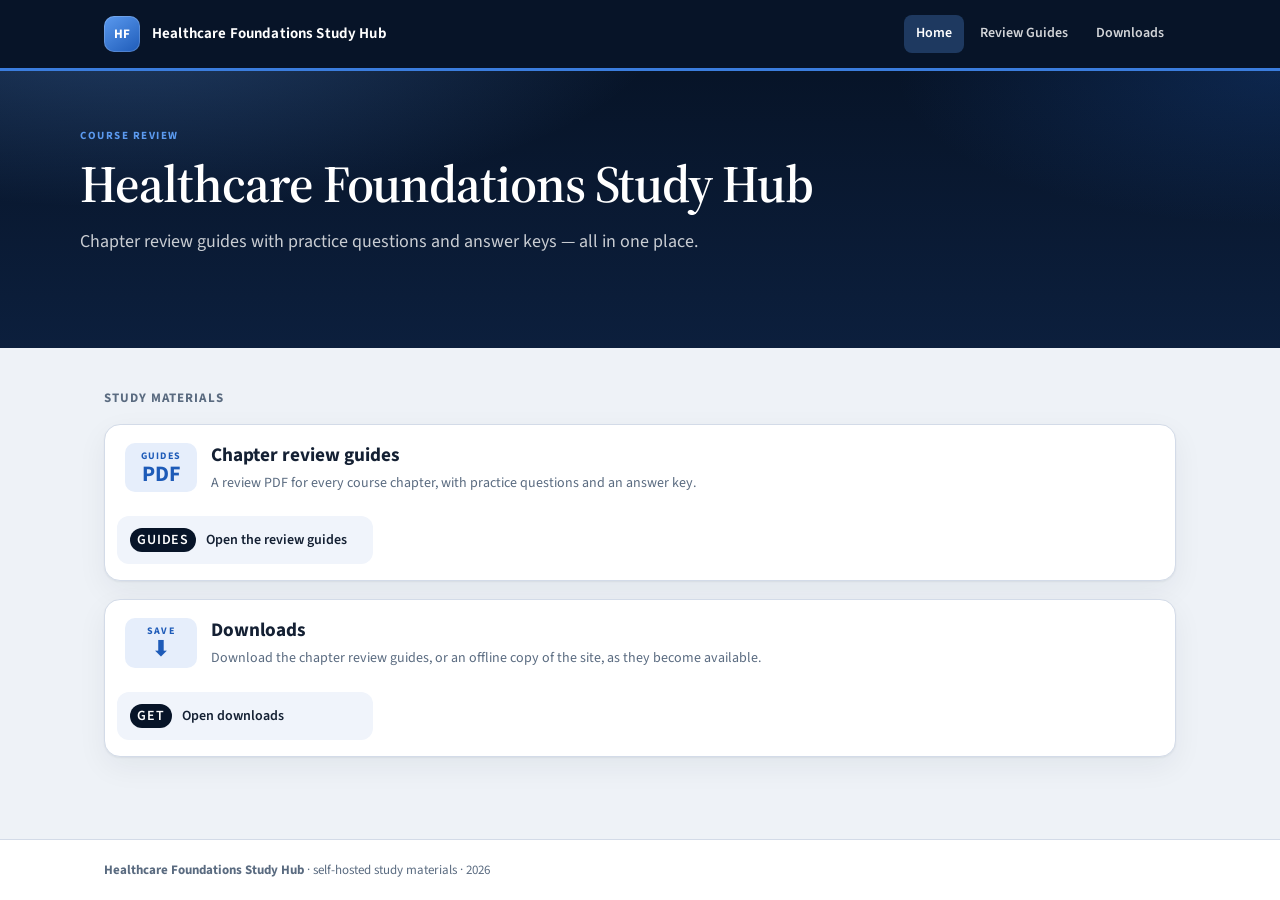
<file: index.html>
<!DOCTYPE html>
<html lang="en">
<head>
  <meta charset="utf-8">
  <meta name="viewport" content="width=device-width, initial-scale=1">
  <meta name="robots" content="noindex, nofollow, noarchive">
  <title>Home · Healthcare Foundations Study Hub</title>
  <meta name="description" content="Healthcare Foundations study hub: chapter review guides and downloads.">
  <link rel="icon" href="favicon.svg" type="image/svg+xml">
  <link rel="preconnect" href="https://fonts.googleapis.com">
  <link rel="preconnect" href="https://fonts.gstatic.com" crossorigin>
  <link href="https://fonts.googleapis.com/css2?family=Source+Sans+3:wght@400;500;600;700&family=Source+Serif+4:opsz,wght@8..60,500;8..60,600&display=swap" rel="stylesheet">
  <link rel="stylesheet" href="css/styles.css">
</head>
<body>
  <a class="skip-link" href="#main">Skip to content</a>
  <header class="site-header">
    <div class="header-inner">
      <a class="brand" href="index.html">
        <span class="brand-mark">HF</span>
        <span class="brand-text">
          <strong data-site-title>Healthcare Foundations Study Hub</strong>
          <span class="byline" data-owner hidden></span>
        </span>
      </a>
      <button class="nav-toggle" type="button" aria-expanded="false" aria-controls="site-nav">Menu</button>
      <nav class="nav" id="site-nav">
        <a href="index.html" data-nav="home">Home</a>
        <a href="review-guides/index.html" data-nav="guides">Review Guides</a>
        <a href="downloads/index.html" data-nav="downloads">Downloads</a>
      </nav>
    </div>
  </header>

  <section class="hero">
    <div class="hero-inner">
      <p class="eyebrow">Course review</p>
      <h1 data-site-title>Healthcare Foundations Study Hub</h1>
      <p class="lede">Chapter review guides with practice questions and answer keys — all in one place.</p>
    </div>
  </section>
  <main id="main" class="wrap">
    <p class="section-label">Study materials</p>
    <div class="week-list">

<article class="week-card" id="review-guides-card" data-search="review guides chapter review guide pdf answer key">
  <div class="week-top">
    <div class="week-badge"><small>Guides</small><strong>PDF</strong></div>
    <div>
      <h2>Chapter review guides</h2>
      <p>A review PDF for every course chapter, with practice questions and an answer key.</p>
    </div>
  </div>
  <ul class="resource-list"><li><a class="resource" href="review-guides/index.html"><span class="chip guide">Guides</span><span>Open the review guides</span></a></li></ul>
</article>

<article class="week-card" id="downloads-card" data-search="downloads download pdf offline zip">
  <div class="week-top">
    <div class="week-badge"><small>Save</small><strong>⬇</strong></div>
    <div>
      <h2>Downloads</h2>
      <p>Download the chapter review guides, or an offline copy of the site, as they become available.</p>
    </div>
  </div>
  <ul class="resource-list"><li><a class="resource" href="downloads/index.html"><span class="chip guide">Get</span><span>Open downloads</span></a></li></ul>
</article>

    </div>
  </main>

  <footer class="site-footer">
    <div class="footer-inner">
      <div><strong data-site-title>Healthcare Foundations Study Hub</strong> · self-hosted study materials · <span data-year></span></div>
      <div><span data-owner hidden></span></div>
    </div>
  </footer>
  <script src="js/config.js"></script>
  <script src="js/common.js"></script>
</body></html>
</file>
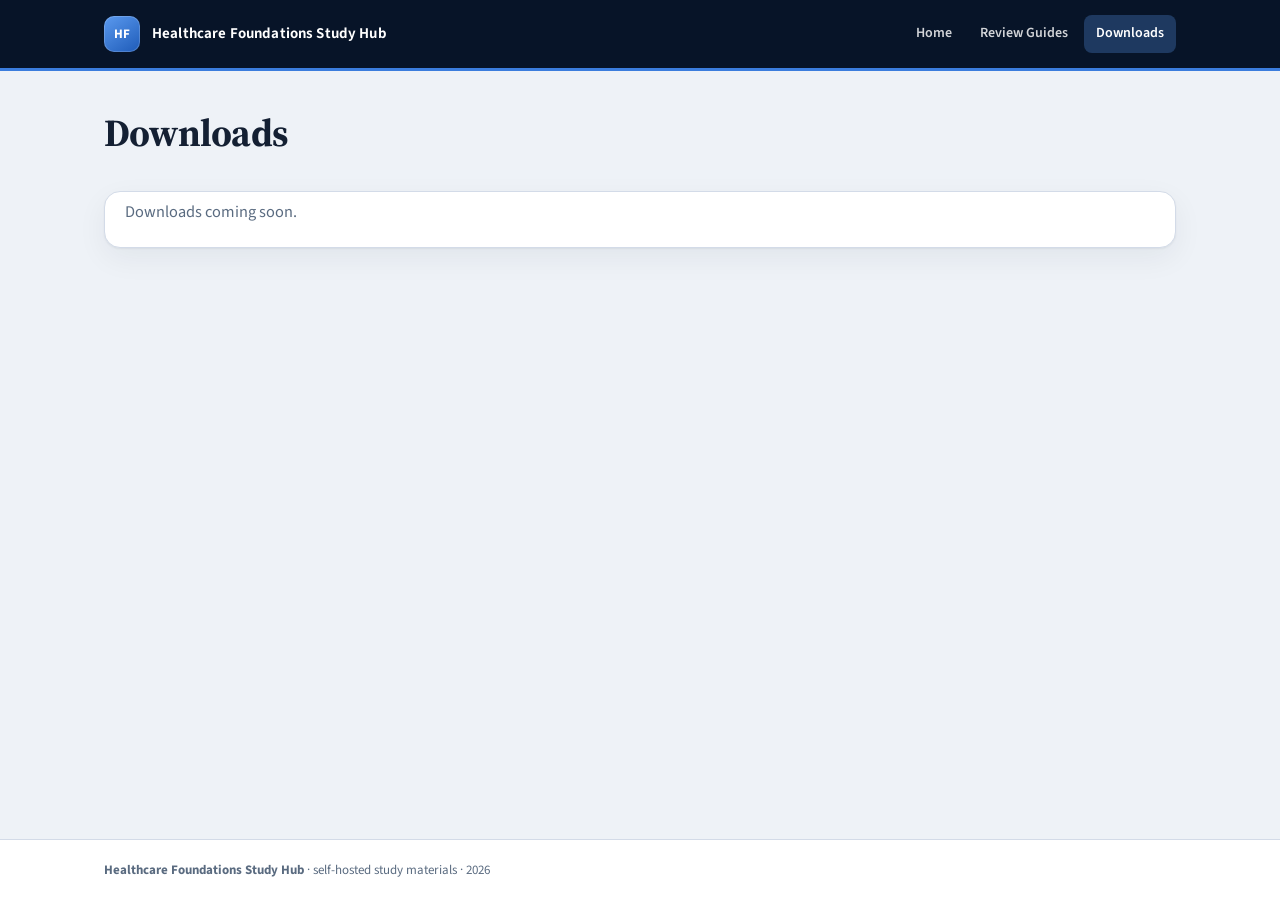
<file: downloads/index.html>
<!DOCTYPE html>
<html lang="en">
<head>
  <meta charset="utf-8">
  <meta name="viewport" content="width=device-width, initial-scale=1">
  <meta name="robots" content="noindex, nofollow, noarchive">
  <title>Downloads · Healthcare Foundations Study Hub</title>
  <meta name="description" content="Healthcare Foundations study hub: chapter review guides and downloads.">
  <link rel="icon" href="../favicon.svg" type="image/svg+xml">
  <link rel="preconnect" href="https://fonts.googleapis.com">
  <link rel="preconnect" href="https://fonts.gstatic.com" crossorigin>
  <link href="https://fonts.googleapis.com/css2?family=Source+Sans+3:wght@400;500;600;700&family=Source+Serif+4:opsz,wght@8..60,500;8..60,600&display=swap" rel="stylesheet">
  <link rel="stylesheet" href="../css/styles.css">
</head>
<body>
  <a class="skip-link" href="#main">Skip to content</a>
  <header class="site-header">
    <div class="header-inner">
      <a class="brand" href="../index.html">
        <span class="brand-mark">HF</span>
        <span class="brand-text">
          <strong data-site-title>Healthcare Foundations Study Hub</strong>
          <span class="byline" data-owner hidden></span>
        </span>
      </a>
      <button class="nav-toggle" type="button" aria-expanded="false" aria-controls="site-nav">Menu</button>
      <nav class="nav" id="site-nav">
        <a href="../index.html" data-nav="home">Home</a>
        <a href="../review-guides/index.html" data-nav="guides">Review Guides</a>
        <a href="../downloads/index.html" data-nav="downloads">Downloads</a>
      </nav>
    </div>
  </header>

  <main id="main" class="wrap">
    <div class="page-head">
      <h1>Downloads</h1>
    </div>
    <div class="week-list">
      <article class="week-card">
        <p class="coming-soon">Downloads coming soon.</p>
      </article>
    </div>
  </main>

  <footer class="site-footer">
    <div class="footer-inner">
      <div><strong data-site-title>Healthcare Foundations Study Hub</strong> · self-hosted study materials · <span data-year></span></div>
      <div><span data-owner hidden></span></div>
    </div>
  </footer>
  <script src="../js/config.js"></script>
  <script src="../js/common.js"></script>
</body></html>
</file>
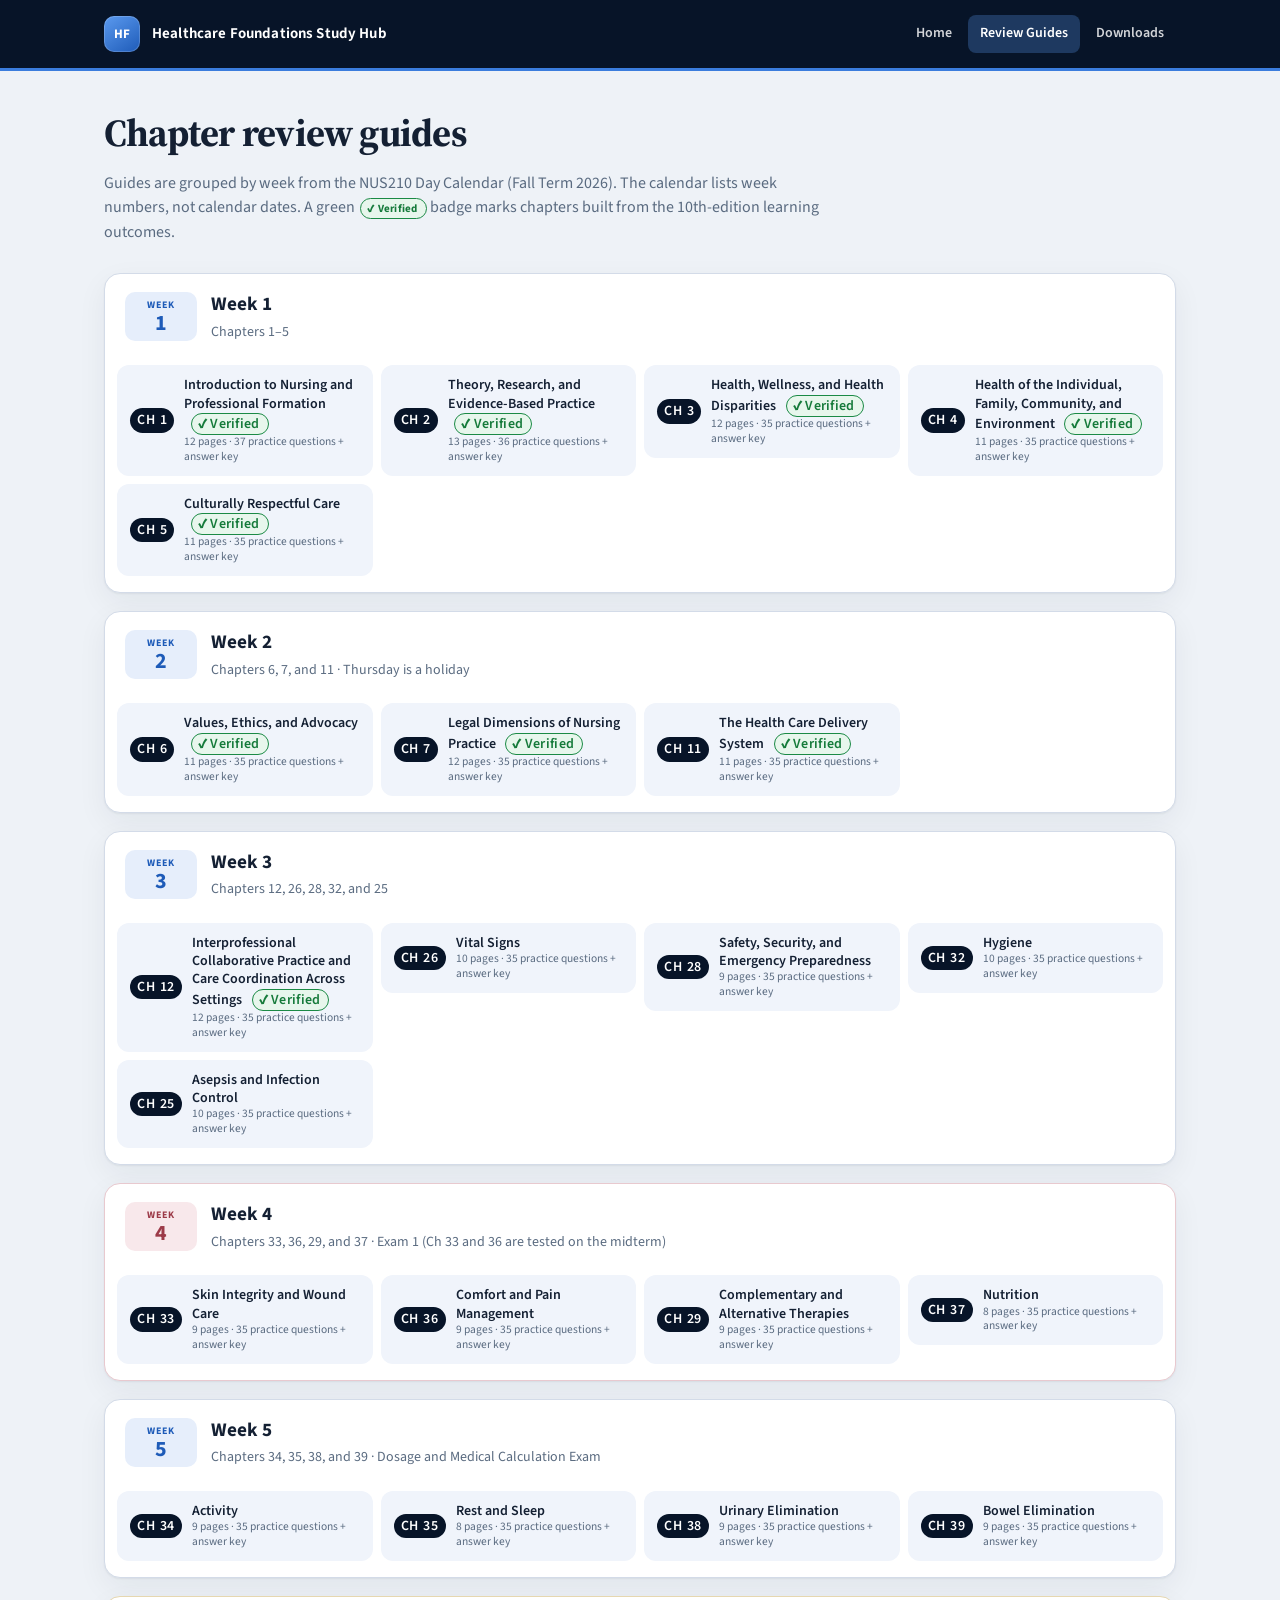
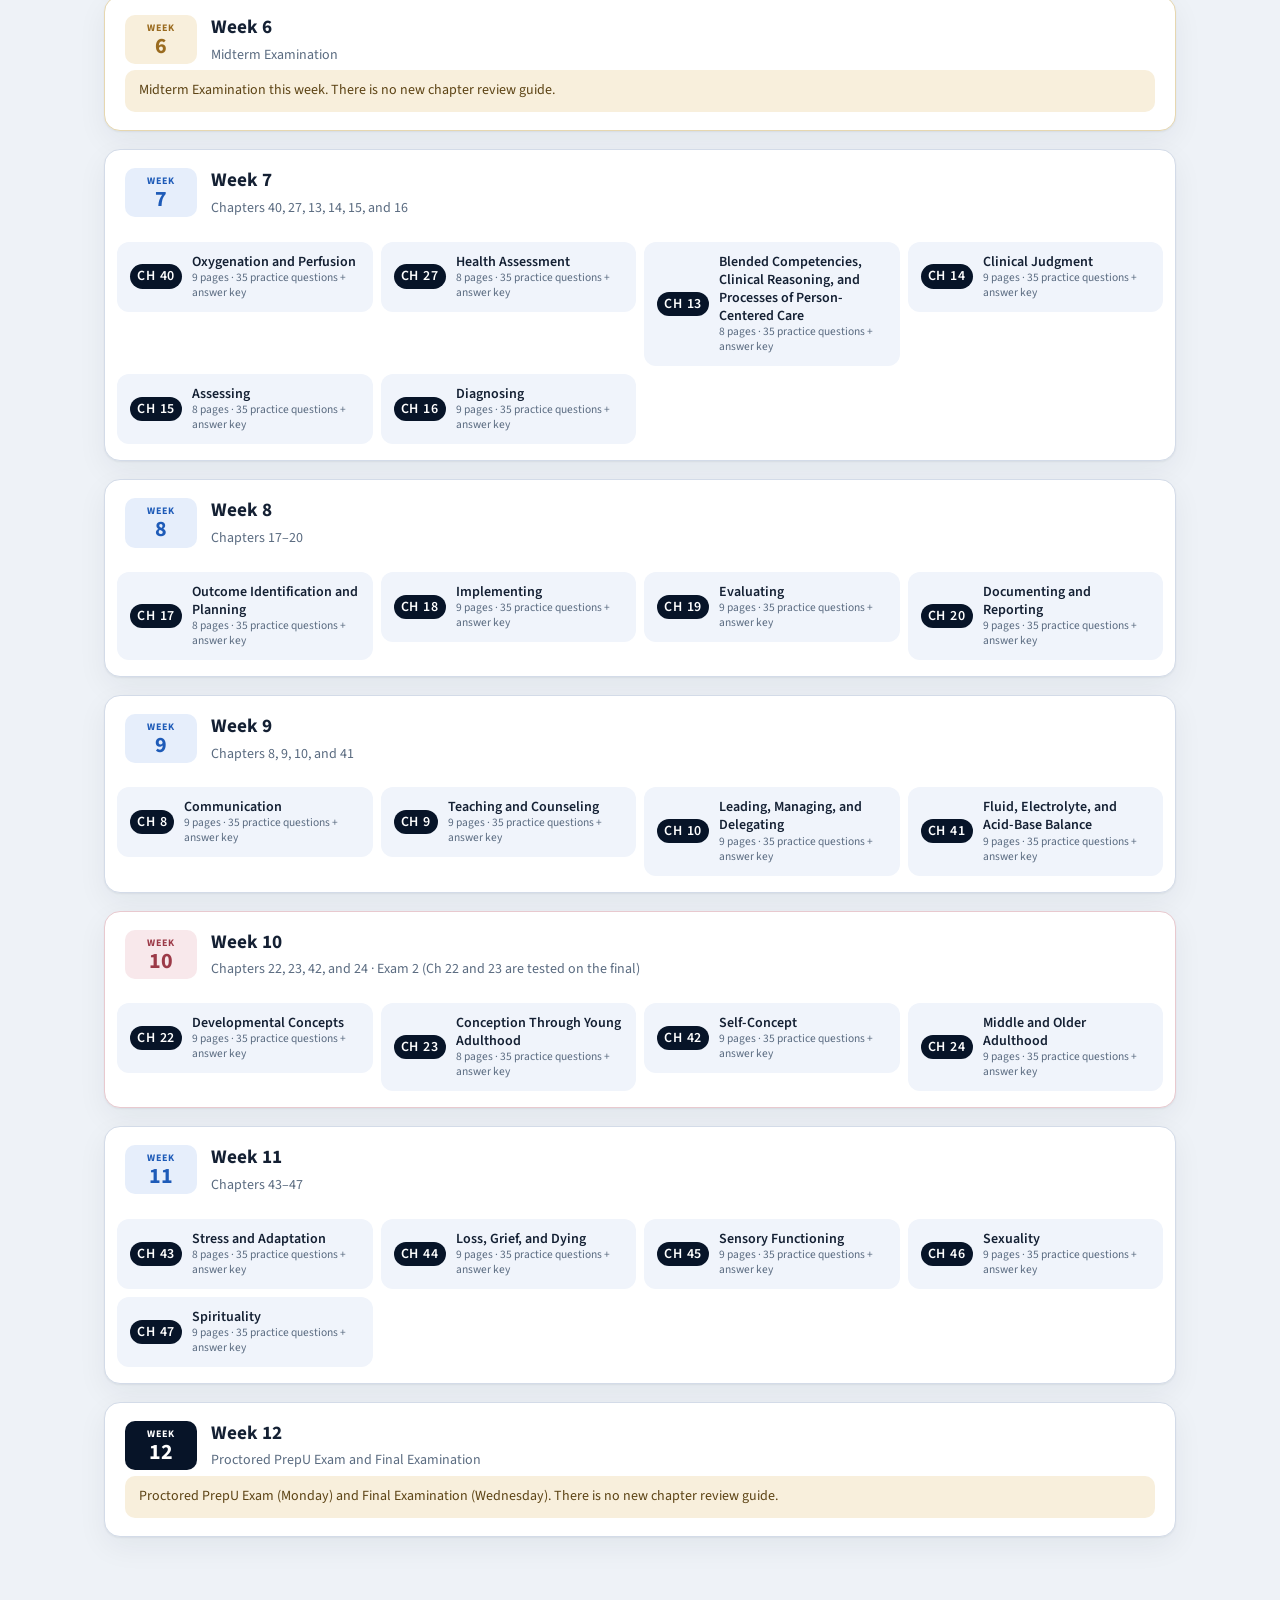
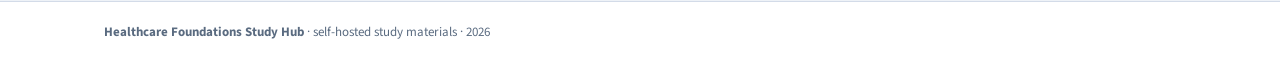
<file: review-guides/index.html>
<!DOCTYPE html>
<html lang="en">
<head>
  <meta charset="utf-8">
  <meta name="viewport" content="width=device-width, initial-scale=1">
  <meta name="robots" content="noindex, nofollow, noarchive">
  <title>Review Guides · Healthcare Foundations Study Hub</title>
  <meta name="description" content="Healthcare Foundations study hub: chapter review guides and downloads.">
  <link rel="icon" href="../favicon.svg" type="image/svg+xml">
  <link rel="preconnect" href="https://fonts.googleapis.com">
  <link rel="preconnect" href="https://fonts.gstatic.com" crossorigin>
  <link href="https://fonts.googleapis.com/css2?family=Source+Sans+3:wght@400;500;600;700&family=Source+Serif+4:opsz,wght@8..60,500;8..60,600&display=swap" rel="stylesheet">
  <link rel="stylesheet" href="../css/styles.css">
</head>
<body>
  <a class="skip-link" href="#main">Skip to content</a>
  <header class="site-header">
    <div class="header-inner">
      <a class="brand" href="../index.html">
        <span class="brand-mark">HF</span>
        <span class="brand-text">
          <strong data-site-title>Healthcare Foundations Study Hub</strong>
          <span class="byline" data-owner hidden></span>
        </span>
      </a>
      <button class="nav-toggle" type="button" aria-expanded="false" aria-controls="site-nav">Menu</button>
      <nav class="nav" id="site-nav">
        <a href="../index.html" data-nav="home">Home</a>
        <a href="../review-guides/index.html" data-nav="guides">Review Guides</a>
        <a href="../downloads/index.html" data-nav="downloads">Downloads</a>
      </nav>
    </div>
  </header>

  <main id="main" class="wrap">
    <div class="page-head">
      <h1>Chapter review guides</h1>
      <p>Guides are grouped by week from the NUS210 Day Calendar (Fall Term 2026). The calendar lists week numbers, not calendar dates. A green <span class="badge-verified">✔ Verified</span> badge marks chapters built from the 10th-edition learning outcomes.</p>
    </div>
    <div class="week-list">
<article class="week-card" data-search="week 1 ch 1 chapter 1 introduction to nursing and professional formation ch 2 chapter 2 theory, research, and evidence-based practice ch 3 chapter 3 health, wellness, and health disparities ch 4 chapter 4 health of the individual, family, community, and environment ch 5 chapter 5 culturally respectful care chapters 1–5">
  <div class="week-top">
    <div class="week-badge"><small>Week</small><strong>1</strong></div>
    <div>
      <h2>Week 1</h2>
      <p>Chapters 1–5</p>
    </div>
  </div>
  <ul class="resource-list"><li><a class="resource" href="../files/review-guides/HF_Ch01_Review_Guide.pdf" target="_blank" rel="noopener"><span class="chip guide">Ch 1</span><span>Introduction to Nursing and Professional Formation <span class="badge-verified" title="Built from the 10th-edition learning outcomes">✔ Verified</span><small class="guide-meta">12 pages · 37 practice questions + answer key</small></span></a></li><li><a class="resource" href="../files/review-guides/HF_Ch02_Review_Guide.pdf" target="_blank" rel="noopener"><span class="chip guide">Ch 2</span><span>Theory, Research, and Evidence-Based Practice <span class="badge-verified" title="Built from the 10th-edition learning outcomes">✔ Verified</span><small class="guide-meta">13 pages · 36 practice questions + answer key</small></span></a></li><li><a class="resource" href="../files/review-guides/HF_Ch03_Review_Guide.pdf" target="_blank" rel="noopener"><span class="chip guide">Ch 3</span><span>Health, Wellness, and Health Disparities <span class="badge-verified" title="Built from the 10th-edition learning outcomes">✔ Verified</span><small class="guide-meta">12 pages · 35 practice questions + answer key</small></span></a></li><li><a class="resource" href="../files/review-guides/HF_Ch04_Review_Guide.pdf" target="_blank" rel="noopener"><span class="chip guide">Ch 4</span><span>Health of the Individual, Family, Community, and Environment <span class="badge-verified" title="Built from the 10th-edition learning outcomes">✔ Verified</span><small class="guide-meta">11 pages · 35 practice questions + answer key</small></span></a></li><li><a class="resource" href="../files/review-guides/HF_Ch05_Review_Guide.pdf" target="_blank" rel="noopener"><span class="chip guide">Ch 5</span><span>Culturally Respectful Care <span class="badge-verified" title="Built from the 10th-edition learning outcomes">✔ Verified</span><small class="guide-meta">11 pages · 35 practice questions + answer key</small></span></a></li></ul>
</article>
<article class="week-card" data-search="week 2 ch 6 chapter 6 values, ethics, and advocacy ch 7 chapter 7 legal dimensions of nursing practice ch 11 chapter 11 the health care delivery system chapters 6, 7, and 11 · thursday is a holiday">
  <div class="week-top">
    <div class="week-badge"><small>Week</small><strong>2</strong></div>
    <div>
      <h2>Week 2</h2>
      <p>Chapters 6, 7, and 11 · Thursday is a holiday</p>
    </div>
  </div>
  <ul class="resource-list"><li><a class="resource" href="../files/review-guides/HF_Ch06_Review_Guide.pdf" target="_blank" rel="noopener"><span class="chip guide">Ch 6</span><span>Values, Ethics, and Advocacy <span class="badge-verified" title="Built from the 10th-edition learning outcomes">✔ Verified</span><small class="guide-meta">11 pages · 35 practice questions + answer key</small></span></a></li><li><a class="resource" href="../files/review-guides/HF_Ch07_Review_Guide.pdf" target="_blank" rel="noopener"><span class="chip guide">Ch 7</span><span>Legal Dimensions of Nursing Practice <span class="badge-verified" title="Built from the 10th-edition learning outcomes">✔ Verified</span><small class="guide-meta">12 pages · 35 practice questions + answer key</small></span></a></li><li><a class="resource" href="../files/review-guides/HF_Ch11_Review_Guide.pdf" target="_blank" rel="noopener"><span class="chip guide">Ch 11</span><span>The Health Care Delivery System <span class="badge-verified" title="Built from the 10th-edition learning outcomes">✔ Verified</span><small class="guide-meta">11 pages · 35 practice questions + answer key</small></span></a></li></ul>
</article>
<article class="week-card" data-search="week 3 ch 12 chapter 12 interprofessional collaborative practice and care coordination across settings ch 26 chapter 26 vital signs ch 28 chapter 28 safety, security, and emergency preparedness ch 32 chapter 32 hygiene ch 25 chapter 25 asepsis and infection control chapters 12, 26, 28, 32, and 25">
  <div class="week-top">
    <div class="week-badge"><small>Week</small><strong>3</strong></div>
    <div>
      <h2>Week 3</h2>
      <p>Chapters 12, 26, 28, 32, and 25</p>
    </div>
  </div>
  <ul class="resource-list"><li><a class="resource" href="../files/review-guides/HF_Ch12_Review_Guide.pdf" target="_blank" rel="noopener"><span class="chip guide">Ch 12</span><span>Interprofessional Collaborative Practice and Care Coordination Across Settings <span class="badge-verified" title="Built from the 10th-edition learning outcomes">✔ Verified</span><small class="guide-meta">12 pages · 35 practice questions + answer key</small></span></a></li><li><a class="resource" href="../files/review-guides/HF_Ch26_Review_Guide.pdf" target="_blank" rel="noopener"><span class="chip guide">Ch 26</span><span>Vital Signs<small class="guide-meta">10 pages · 35 practice questions + answer key</small></span></a></li><li><a class="resource" href="../files/review-guides/HF_Ch28_Review_Guide.pdf" target="_blank" rel="noopener"><span class="chip guide">Ch 28</span><span>Safety, Security, and Emergency Preparedness<small class="guide-meta">9 pages · 35 practice questions + answer key</small></span></a></li><li><a class="resource" href="../files/review-guides/HF_Ch32_Review_Guide.pdf" target="_blank" rel="noopener"><span class="chip guide">Ch 32</span><span>Hygiene<small class="guide-meta">10 pages · 35 practice questions + answer key</small></span></a></li><li><a class="resource" href="../files/review-guides/HF_Ch25_Review_Guide.pdf" target="_blank" rel="noopener"><span class="chip guide">Ch 25</span><span>Asepsis and Infection Control<small class="guide-meta">10 pages · 35 practice questions + answer key</small></span></a></li></ul>
</article>
<article class="week-card exam" data-search="week 4 ch 33 chapter 33 skin integrity and wound care ch 36 chapter 36 comfort and pain management ch 29 chapter 29 complementary and alternative therapies ch 37 chapter 37 nutrition chapters 33, 36, 29, and 37 · exam 1 (ch 33 and 36 are tested on the midterm)">
  <div class="week-top">
    <div class="week-badge"><small>Week</small><strong>4</strong></div>
    <div>
      <h2>Week 4</h2>
      <p>Chapters 33, 36, 29, and 37 · Exam 1 (Ch 33 and 36 are tested on the midterm)</p>
    </div>
  </div>
  <ul class="resource-list"><li><a class="resource" href="../files/review-guides/HF_Ch33_Review_Guide.pdf" target="_blank" rel="noopener"><span class="chip guide">Ch 33</span><span>Skin Integrity and Wound Care<small class="guide-meta">9 pages · 35 practice questions + answer key</small></span></a></li><li><a class="resource" href="../files/review-guides/HF_Ch36_Review_Guide.pdf" target="_blank" rel="noopener"><span class="chip guide">Ch 36</span><span>Comfort and Pain Management<small class="guide-meta">9 pages · 35 practice questions + answer key</small></span></a></li><li><a class="resource" href="../files/review-guides/HF_Ch29_Review_Guide.pdf" target="_blank" rel="noopener"><span class="chip guide">Ch 29</span><span>Complementary and Alternative Therapies<small class="guide-meta">9 pages · 35 practice questions + answer key</small></span></a></li><li><a class="resource" href="../files/review-guides/HF_Ch37_Review_Guide.pdf" target="_blank" rel="noopener"><span class="chip guide">Ch 37</span><span>Nutrition<small class="guide-meta">8 pages · 35 practice questions + answer key</small></span></a></li></ul>
</article>
<article class="week-card" data-search="week 5 ch 34 chapter 34 activity ch 35 chapter 35 rest and sleep ch 38 chapter 38 urinary elimination ch 39 chapter 39 bowel elimination chapters 34, 35, 38, and 39 · dosage and medical calculation exam">
  <div class="week-top">
    <div class="week-badge"><small>Week</small><strong>5</strong></div>
    <div>
      <h2>Week 5</h2>
      <p>Chapters 34, 35, 38, and 39 · Dosage and Medical Calculation Exam</p>
    </div>
  </div>
  <ul class="resource-list"><li><a class="resource" href="../files/review-guides/HF_Ch34_Review_Guide.pdf" target="_blank" rel="noopener"><span class="chip guide">Ch 34</span><span>Activity<small class="guide-meta">9 pages · 35 practice questions + answer key</small></span></a></li><li><a class="resource" href="../files/review-guides/HF_Ch35_Review_Guide.pdf" target="_blank" rel="noopener"><span class="chip guide">Ch 35</span><span>Rest and Sleep<small class="guide-meta">8 pages · 35 practice questions + answer key</small></span></a></li><li><a class="resource" href="../files/review-guides/HF_Ch38_Review_Guide.pdf" target="_blank" rel="noopener"><span class="chip guide">Ch 38</span><span>Urinary Elimination<small class="guide-meta">9 pages · 35 practice questions + answer key</small></span></a></li><li><a class="resource" href="../files/review-guides/HF_Ch39_Review_Guide.pdf" target="_blank" rel="noopener"><span class="chip guide">Ch 39</span><span>Bowel Elimination<small class="guide-meta">9 pages · 35 practice questions + answer key</small></span></a></li></ul>
</article>
<article class="week-card midterm" data-search="week 6 midterm examination">
  <div class="week-top">
    <div class="week-badge"><small>Week</small><strong>6</strong></div>
    <div>
      <h2>Week 6</h2>
      <p>Midterm Examination</p>
    </div>
  </div>
  <p class="week-note">Midterm Examination this week. There is no new chapter review guide.</p>
</article>
<article class="week-card" data-search="week 7 ch 40 chapter 40 oxygenation and perfusion ch 27 chapter 27 health assessment ch 13 chapter 13 blended competencies, clinical reasoning, and processes of person-centered care ch 14 chapter 14 clinical judgment ch 15 chapter 15 assessing ch 16 chapter 16 diagnosing chapters 40, 27, 13, 14, 15, and 16">
  <div class="week-top">
    <div class="week-badge"><small>Week</small><strong>7</strong></div>
    <div>
      <h2>Week 7</h2>
      <p>Chapters 40, 27, 13, 14, 15, and 16</p>
    </div>
  </div>
  <ul class="resource-list"><li><a class="resource" href="../files/review-guides/HF_Ch40_Review_Guide.pdf" target="_blank" rel="noopener"><span class="chip guide">Ch 40</span><span>Oxygenation and Perfusion<small class="guide-meta">9 pages · 35 practice questions + answer key</small></span></a></li><li><a class="resource" href="../files/review-guides/HF_Ch27_Review_Guide.pdf" target="_blank" rel="noopener"><span class="chip guide">Ch 27</span><span>Health Assessment<small class="guide-meta">8 pages · 35 practice questions + answer key</small></span></a></li><li><a class="resource" href="../files/review-guides/HF_Ch13_Review_Guide.pdf" target="_blank" rel="noopener"><span class="chip guide">Ch 13</span><span>Blended Competencies, Clinical Reasoning, and Processes of Person-Centered Care<small class="guide-meta">8 pages · 35 practice questions + answer key</small></span></a></li><li><a class="resource" href="../files/review-guides/HF_Ch14_Review_Guide.pdf" target="_blank" rel="noopener"><span class="chip guide">Ch 14</span><span>Clinical Judgment<small class="guide-meta">9 pages · 35 practice questions + answer key</small></span></a></li><li><a class="resource" href="../files/review-guides/HF_Ch15_Review_Guide.pdf" target="_blank" rel="noopener"><span class="chip guide">Ch 15</span><span>Assessing<small class="guide-meta">8 pages · 35 practice questions + answer key</small></span></a></li><li><a class="resource" href="../files/review-guides/HF_Ch16_Review_Guide.pdf" target="_blank" rel="noopener"><span class="chip guide">Ch 16</span><span>Diagnosing<small class="guide-meta">9 pages · 35 practice questions + answer key</small></span></a></li></ul>
</article>
<article class="week-card" data-search="week 8 ch 17 chapter 17 outcome identification and planning ch 18 chapter 18 implementing ch 19 chapter 19 evaluating ch 20 chapter 20 documenting and reporting chapters 17–20">
  <div class="week-top">
    <div class="week-badge"><small>Week</small><strong>8</strong></div>
    <div>
      <h2>Week 8</h2>
      <p>Chapters 17–20</p>
    </div>
  </div>
  <ul class="resource-list"><li><a class="resource" href="../files/review-guides/HF_Ch17_Review_Guide.pdf" target="_blank" rel="noopener"><span class="chip guide">Ch 17</span><span>Outcome Identification and Planning<small class="guide-meta">8 pages · 35 practice questions + answer key</small></span></a></li><li><a class="resource" href="../files/review-guides/HF_Ch18_Review_Guide.pdf" target="_blank" rel="noopener"><span class="chip guide">Ch 18</span><span>Implementing<small class="guide-meta">9 pages · 35 practice questions + answer key</small></span></a></li><li><a class="resource" href="../files/review-guides/HF_Ch19_Review_Guide.pdf" target="_blank" rel="noopener"><span class="chip guide">Ch 19</span><span>Evaluating<small class="guide-meta">9 pages · 35 practice questions + answer key</small></span></a></li><li><a class="resource" href="../files/review-guides/HF_Ch20_Review_Guide.pdf" target="_blank" rel="noopener"><span class="chip guide">Ch 20</span><span>Documenting and Reporting<small class="guide-meta">9 pages · 35 practice questions + answer key</small></span></a></li></ul>
</article>
<article class="week-card" data-search="week 9 ch 8 chapter 8 communication ch 9 chapter 9 teaching and counseling ch 10 chapter 10 leading, managing, and delegating ch 41 chapter 41 fluid, electrolyte, and acid-base balance chapters 8, 9, 10, and 41">
  <div class="week-top">
    <div class="week-badge"><small>Week</small><strong>9</strong></div>
    <div>
      <h2>Week 9</h2>
      <p>Chapters 8, 9, 10, and 41</p>
    </div>
  </div>
  <ul class="resource-list"><li><a class="resource" href="../files/review-guides/HF_Ch08_Review_Guide.pdf" target="_blank" rel="noopener"><span class="chip guide">Ch 8</span><span>Communication<small class="guide-meta">9 pages · 35 practice questions + answer key</small></span></a></li><li><a class="resource" href="../files/review-guides/HF_Ch09_Review_Guide.pdf" target="_blank" rel="noopener"><span class="chip guide">Ch 9</span><span>Teaching and Counseling<small class="guide-meta">9 pages · 35 practice questions + answer key</small></span></a></li><li><a class="resource" href="../files/review-guides/HF_Ch10_Review_Guide.pdf" target="_blank" rel="noopener"><span class="chip guide">Ch 10</span><span>Leading, Managing, and Delegating<small class="guide-meta">9 pages · 35 practice questions + answer key</small></span></a></li><li><a class="resource" href="../files/review-guides/HF_Ch41_Review_Guide.pdf" target="_blank" rel="noopener"><span class="chip guide">Ch 41</span><span>Fluid, Electrolyte, and Acid-Base Balance<small class="guide-meta">9 pages · 35 practice questions + answer key</small></span></a></li></ul>
</article>
<article class="week-card exam" data-search="week 10 ch 22 chapter 22 developmental concepts ch 23 chapter 23 conception through young adulthood ch 42 chapter 42 self-concept ch 24 chapter 24 middle and older adulthood chapters 22, 23, 42, and 24 · exam 2 (ch 22 and 23 are tested on the final)">
  <div class="week-top">
    <div class="week-badge"><small>Week</small><strong>10</strong></div>
    <div>
      <h2>Week 10</h2>
      <p>Chapters 22, 23, 42, and 24 · Exam 2 (Ch 22 and 23 are tested on the final)</p>
    </div>
  </div>
  <ul class="resource-list"><li><a class="resource" href="../files/review-guides/HF_Ch22_Review_Guide.pdf" target="_blank" rel="noopener"><span class="chip guide">Ch 22</span><span>Developmental Concepts<small class="guide-meta">9 pages · 35 practice questions + answer key</small></span></a></li><li><a class="resource" href="../files/review-guides/HF_Ch23_Review_Guide.pdf" target="_blank" rel="noopener"><span class="chip guide">Ch 23</span><span>Conception Through Young Adulthood<small class="guide-meta">8 pages · 35 practice questions + answer key</small></span></a></li><li><a class="resource" href="../files/review-guides/HF_Ch42_Review_Guide.pdf" target="_blank" rel="noopener"><span class="chip guide">Ch 42</span><span>Self-Concept<small class="guide-meta">9 pages · 35 practice questions + answer key</small></span></a></li><li><a class="resource" href="../files/review-guides/HF_Ch24_Review_Guide.pdf" target="_blank" rel="noopener"><span class="chip guide">Ch 24</span><span>Middle and Older Adulthood<small class="guide-meta">9 pages · 35 practice questions + answer key</small></span></a></li></ul>
</article>
<article class="week-card" data-search="week 11 ch 43 chapter 43 stress and adaptation ch 44 chapter 44 loss, grief, and dying ch 45 chapter 45 sensory functioning ch 46 chapter 46 sexuality ch 47 chapter 47 spirituality chapters 43–47">
  <div class="week-top">
    <div class="week-badge"><small>Week</small><strong>11</strong></div>
    <div>
      <h2>Week 11</h2>
      <p>Chapters 43–47</p>
    </div>
  </div>
  <ul class="resource-list"><li><a class="resource" href="../files/review-guides/HF_Ch43_Review_Guide.pdf" target="_blank" rel="noopener"><span class="chip guide">Ch 43</span><span>Stress and Adaptation<small class="guide-meta">8 pages · 35 practice questions + answer key</small></span></a></li><li><a class="resource" href="../files/review-guides/HF_Ch44_Review_Guide.pdf" target="_blank" rel="noopener"><span class="chip guide">Ch 44</span><span>Loss, Grief, and Dying<small class="guide-meta">9 pages · 35 practice questions + answer key</small></span></a></li><li><a class="resource" href="../files/review-guides/HF_Ch45_Review_Guide.pdf" target="_blank" rel="noopener"><span class="chip guide">Ch 45</span><span>Sensory Functioning<small class="guide-meta">9 pages · 35 practice questions + answer key</small></span></a></li><li><a class="resource" href="../files/review-guides/HF_Ch46_Review_Guide.pdf" target="_blank" rel="noopener"><span class="chip guide">Ch 46</span><span>Sexuality<small class="guide-meta">9 pages · 35 practice questions + answer key</small></span></a></li><li><a class="resource" href="../files/review-guides/HF_Ch47_Review_Guide.pdf" target="_blank" rel="noopener"><span class="chip guide">Ch 47</span><span>Spirituality<small class="guide-meta">9 pages · 35 practice questions + answer key</small></span></a></li></ul>
</article>
<article class="week-card finals" data-search="week 12 proctored prepu exam and final examination">
  <div class="week-top">
    <div class="week-badge"><small>Week</small><strong>12</strong></div>
    <div>
      <h2>Week 12</h2>
      <p>Proctored PrepU Exam and Final Examination</p>
    </div>
  </div>
  <p class="week-note">Proctored PrepU Exam (Monday) and Final Examination (Wednesday). There is no new chapter review guide.</p>
</article>
    </div>
  </main>

  <footer class="site-footer">
    <div class="footer-inner">
      <div><strong data-site-title>Healthcare Foundations Study Hub</strong> · self-hosted study materials · <span data-year></span></div>
      <div><span data-owner hidden></span></div>
    </div>
  </footer>
  <script src="../js/config.js"></script>
  <script src="../js/common.js"></script>
</body></html>
</file>
<file: css/styles.css>
/* Healthcare Foundations Study Hub — standalone static styles (dark blue) */
:root {
  --navy: #071428;
  --navy-2: #0c1f3d;
  --navy-3: #143056;
  --teal: #3b7ddd;
  --teal-2: #5b9aef;
  --teal-deep: #1e5bb8;
  --teal-soft: #e6eefb;
  --teal-wash: #f0f4fb;
  --ink: #142033;
  --muted: #5a6b80;
  --line: #d3dbe8;
  --paper: #eef2f7;
  --card: #ffffff;
  --gold: #9a6b1f;
  --gold-soft: #f8efdc;
  --rose: #9c3a48;
  --rose-soft: #f8e8eb;
  --green: #1f7a52;
  --green-soft: #e5f6ee;
  --shadow: 0 1px 2px rgba(12, 36, 56, 0.06), 0 10px 30px rgba(12, 36, 56, 0.06);
  --shadow-lg: 0 16px 40px rgba(12, 36, 56, 0.12);
  --radius: 16px;
  --radius-sm: 10px;
  --header-h: 68px;
  --font: "Source Sans 3", "Segoe UI", system-ui, sans-serif;
  --serif: "Source Serif 4", Georgia, "Times New Roman", serif;
  --max: 1120px;
}

* { box-sizing: border-box; }
html { scroll-behavior: smooth; }
body {
  margin: 0;
  font-family: var(--font);
  color: var(--ink);
  background: var(--paper);
  line-height: 1.55;
  min-height: 100vh;
  display: flex;
  flex-direction: column;
}
img { max-width: 100%; }
a { color: var(--teal-deep); }
a:hover { color: var(--teal); }
code { font-size: 0.92em; }

.skip-link {
  position: absolute; left: -999px; top: 0;
  background: var(--teal); color: #fff; padding: 8px 12px; z-index: 100;
}
.skip-link:focus { left: 12px; top: 12px; }

/* Header */
.site-header {
  position: sticky; top: 0; z-index: 40;
  background: var(--navy);
  color: #fff;
  border-bottom: 3px solid var(--teal);
}
.header-inner {
  max-width: var(--max);
  margin: 0 auto;
  padding: 0 24px;
  min-height: var(--header-h);
  display: flex;
  align-items: center;
  gap: 24px;
}
.brand {
  display: flex; align-items: center; gap: 12px;
  color: #fff; text-decoration: none; flex-shrink: 0;
}
.brand:hover { color: #fff; }
.brand-mark {
  width: 36px; height: 36px; border-radius: 10px;
  background: linear-gradient(145deg, var(--teal-2), var(--teal-deep));
  display: grid; place-items: center;
  font-weight: 700; letter-spacing: 0.02em; font-size: 13px;
  box-shadow: inset 0 0 0 1px rgba(255,255,255,0.18);
}
.brand-text { display: flex; flex-direction: column; line-height: 1.15; }
.brand-text strong { font-size: 15px; font-weight: 650; letter-spacing: 0.01em; }
.brand-text span, .byline {
  font-size: 11px; color: rgba(255,255,255,0.62); font-weight: 500;
}
.byline { display: none; }
.byline.is-on { display: block; }

.nav {
  display: flex; align-items: center; gap: 4px;
  margin-left: auto;
}
.nav a {
  color: rgba(255,255,255,0.82);
  text-decoration: none;
  font-size: 14px;
  font-weight: 600;
  padding: 8px 12px;
  border-radius: 8px;
}
.nav a:hover { background: rgba(255,255,255,0.08); color: #fff; }
.nav a[aria-current="page"] {
  background: rgba(91, 154, 239, 0.28);
  color: #fff;
}
.nav-toggle {
  display: none;
  margin-left: auto;
  background: transparent;
  border: 1px solid rgba(255,255,255,0.2);
  color: #fff;
  border-radius: 8px;
  padding: 8px 10px;
  cursor: pointer;
}

/* Hero */
.hero {
  background:
    radial-gradient(900px 320px at 10% -20%, rgba(91,154,239,0.32), transparent 60%),
    radial-gradient(700px 280px at 100% 0%, rgba(30,91,184,0.26), transparent 55%),
    linear-gradient(180deg, var(--navy) 0%, var(--navy-2) 100%);
  color: #fff;
  padding: 56px 24px 64px;
}
.hero-inner { max-width: var(--max); margin: 0 auto; }
.eyebrow {
  text-transform: uppercase;
  letter-spacing: 0.14em;
  font-size: 11px;
  font-weight: 700;
  color: var(--teal-2);
  margin: 0 0 10px;
}
.hero h1 {
  font-family: var(--serif);
  font-weight: 600;
  font-size: clamp(2rem, 4.4vw, 3.25rem);
  line-height: 1.15;
  margin: 0 0 14px;
  letter-spacing: -0.02em;
}
.hero .lede {
  max-width: 640px;
  font-size: 1.125rem;
  color: rgba(255,255,255,0.78);
  margin: 0 0 28px;
}
.search-box {
  display: flex; align-items: center; gap: 10px;
  max-width: 560px;
  background: #fff;
  border-radius: 999px;
  padding: 8px 8px 8px 18px;
  box-shadow: var(--shadow-lg);
}
.search-box input {
  flex: 1; border: 0; outline: none;
  font: inherit; font-size: 15px; color: var(--ink);
  background: transparent;
  min-width: 0;
}
.search-box input::placeholder { color: #8a9aa2; }
.search-count {
  font-size: 12px; color: var(--muted);
  padding-right: 10px; white-space: nowrap;
}

/* Layout */
.wrap { max-width: var(--max); margin: 0 auto; padding: 32px 24px 64px; flex: 1; width: 100%; }
.page-head { margin-bottom: 28px; }
.page-head h1 {
  font-family: var(--serif);
  font-size: clamp(1.8rem, 3vw, 2.4rem);
  margin: 0 0 8px;
  letter-spacing: -0.02em;
}
.page-head p { margin: 0; color: var(--muted); max-width: 720px; }

/* Week cards */
.week-list { display: flex; flex-direction: column; gap: 18px; }
.week-card {
  background: var(--card);
  border: 1px solid var(--line);
  border-radius: var(--radius);
  box-shadow: var(--shadow);
  overflow: hidden;
}
.week-card.is-hidden { display: none; }
.week-card.exam { border-color: #e8c9cf; }
.week-card.midterm { border-color: #e6d7b0; }
.week-top {
  display: flex; align-items: center; gap: 14px;
  padding: 16px 20px 0;
}
.week-badge {
  flex-shrink: 0;
  min-width: 72px;
  text-align: center;
  background: var(--teal-soft);
  color: var(--teal-deep);
  border-radius: 10px;
  padding: 8px 8px 6px;
  line-height: 1.1;
}
.week-badge small {
  display: block; font-size: 10px; font-weight: 700;
  letter-spacing: 0.12em; text-transform: uppercase;
}
.week-badge strong { font-size: 22px; font-weight: 700; }
.week-card.exam .week-badge { background: var(--rose-soft); color: var(--rose); }
.week-card.midterm .week-badge { background: var(--gold-soft); color: var(--gold); }
.week-card.finals .week-badge { background: var(--navy); color: #fff; }
.week-top h2 { margin: 0; font-size: 1.2rem; }
.week-top p { margin: 2px 0 0; color: var(--muted); font-size: 14px; }
.resource-list {
  list-style: none; margin: 14px 0 0; padding: 8px 12px 16px;
  display: grid; grid-template-columns: repeat(auto-fill, minmax(240px, 1fr));
  gap: 8px;
}
.resource-list li { margin: 0; }
.resource {
  display: flex; align-items: center; gap: 10px;
  padding: 10px 12px;
  border-radius: 12px;
  text-decoration: none;
  color: var(--ink);
  background: var(--teal-wash);
  border: 1px solid transparent;
  min-height: 48px;
}
.resource:hover { border-color: var(--teal); background: var(--teal-soft); color: var(--navy); }
.resource.external { background: #fff; border-color: var(--line); }
.chip {
  flex-shrink: 0;
  font-size: 10px; font-weight: 700; letter-spacing: 0.06em;
  text-transform: uppercase;
  padding: 3px 7px; border-radius: 999px;
  background: var(--navy); color: #fff;
}
.chip.ppt { background: var(--teal); }
.chip.quiz { background: var(--rose); }
.chip.video { background: #3a5ea8; }
.chip.doc { background: var(--gold); }
.chip.link { background: var(--muted); }
.resource span { font-weight: 600; font-size: 14px; line-height: 1.3; }
.week-note {
  margin: 4px 20px 18px;
  padding: 10px 14px;
  background: var(--gold-soft);
  color: #5c4314;
  border-radius: 10px;
  font-size: 14px;
}

/* Resource grids (PPT / docs / tests) */
.card-grid {
  display: grid;
  grid-template-columns: repeat(auto-fill, minmax(240px, 1fr));
  gap: 16px;
}
.media-card, .test-card, .doc-card, .video-card {
  background: var(--card);
  border: 1px solid var(--line);
  border-radius: var(--radius);
  box-shadow: var(--shadow);
  padding: 18px;
  display: flex; flex-direction: column; gap: 10px;
  text-decoration: none;
  color: inherit;
}
.media-card:hover, .test-card:hover, .doc-card:hover { transform: translateY(-2px); box-shadow: var(--shadow-lg); }
.ch-badge {
  align-self: flex-start;
  background: var(--teal-soft); color: var(--teal-deep);
  font-weight: 700; font-size: 12px;
  padding: 4px 10px; border-radius: 999px;
}
.media-card h2, .test-card h2, .doc-card h2, .video-card h2 {
  margin: 0; font-size: 1.05rem; font-family: var(--serif); font-weight: 600;
}
.card-actions { display: flex; flex-wrap: wrap; gap: 8px; margin-top: auto; padding-top: 8px; }
.btn {
  display: inline-flex; align-items: center; justify-content: center; gap: 6px;
  border: 0; cursor: pointer;
  font: inherit; font-weight: 650; font-size: 14px;
  border-radius: 999px;
  padding: 9px 14px;
  text-decoration: none;
  color: #fff;
  background: var(--teal);
}
.btn:hover { background: var(--teal-deep); color: #fff; }
.btn.secondary {
  background: #fff; color: var(--navy); border: 1px solid var(--line);
}
.btn.secondary:hover { border-color: var(--teal); color: var(--teal-deep); }
.btn.ghost { background: transparent; color: var(--teal-deep); border: 1px solid var(--line); }
.btn:disabled { opacity: 0.5; cursor: not-allowed; }

/* Viewer */
.viewer-shell {
  display: grid;
  grid-template-columns: 240px 1fr;
  gap: 0;
  min-height: calc(100vh - var(--header-h) - 64px);
  background: #d9e0ea;
  border-top: 1px solid var(--line);
}
.viewer-side {
  background: var(--navy);
  color: #fff;
  padding: 20px 14px;
  overflow: auto;
}
.viewer-side h1 { font-size: 1.05rem; margin: 0 0 4px; }
.viewer-side p { margin: 0 0 14px; color: rgba(255,255,255,0.65); font-size: 13px; }
.viewer-side a.side-link {
  display: block; color: rgba(255,255,255,0.82); text-decoration: none;
  padding: 8px 10px; border-radius: 8px; font-size: 13px; font-weight: 600;
}
.viewer-side a.side-link:hover, .viewer-side a.side-link.is-active {
  background: rgba(91,154,239,0.3); color: #fff;
}
.viewer-main { display: flex; flex-direction: column; min-width: 0; }
.viewer-toolbar {
  display: flex; flex-wrap: wrap; gap: 8px; align-items: center;
  padding: 12px 16px; background: #fff; border-bottom: 1px solid var(--line);
}
.viewer-toolbar strong { margin-right: auto; }
.viewer-frame {
  flex: 1; width: 100%; border: 0; min-height: 70vh; background: #525659;
}

/* Quiz */
.quiz-meta {
  display: flex; flex-wrap: wrap; gap: 8px;
  margin-top: 14px;
}
.pill {
  background: var(--teal-soft); color: var(--teal-deep);
  border-radius: 999px; padding: 4px 10px; font-size: 12px; font-weight: 700;
}
.pill.warn { background: var(--gold-soft); color: var(--gold); }
.q-card {
  scroll-margin-top: calc(var(--header-h) + 12px);
  background: var(--card);
  border: 1px solid var(--line);
  border-radius: var(--radius);
  padding: 18px 20px 16px;
  margin: 0 0 14px;
  box-shadow: var(--shadow);
}
.q-card.correct { border-color: #9dcfb5; background: #f4fbf7; }
.q-card.incorrect { border-color: #e3b4bb; background: #fdf6f7; }
.q-card.unscored { border-color: #e6d7b0; }
.q-num {
  font-size: 11px; font-weight: 700; letter-spacing: 0.12em;
  text-transform: uppercase; color: var(--teal);
  margin: 0 0 6px;
}
.q-card h2 { font-size: 1.05rem; margin: 0 0 12px; font-weight: 650; line-height: 1.4; }
.opt {
  display: flex; gap: 10px; align-items: flex-start;
  padding: 8px 10px; border-radius: 10px; cursor: pointer;
  border: 1px solid transparent;
}
.opt:hover { background: var(--teal-wash); }
.opt input { margin-top: 4px; accent-color: var(--teal); }
.opt.is-correct { background: var(--green-soft); border-color: #b8e0c9; }
.opt.is-chosen-wrong { background: var(--rose-soft); border-color: #e8c9cf; }
.q-feedback {
  margin-top: 8px; font-size: 14px; font-weight: 600;
}
.q-feedback.ok { color: var(--green); }
.q-feedback.bad { color: var(--rose); }
.q-feedback.na { color: var(--gold); }
.short-answer {
  width: 100%; font: inherit; padding: 10px 12px;
  border: 1px solid var(--line); border-radius: 10px;
}
.quiz-actions {
  display: flex; flex-wrap: wrap; gap: 10px;
  position: sticky; bottom: 0;
  background: linear-gradient(transparent, var(--paper) 30%);
  padding: 20px 0 8px;
}
.results {
  scroll-margin-top: calc(var(--header-h) + 16px);
  background: var(--navy);
  color: #fff;
  border-radius: var(--radius);
  padding: 24px;
  margin: 8px 0 24px;
  box-shadow: var(--shadow-lg);
}
.results h2 { margin: 0 0 8px; font-family: var(--serif); }
.results .score {
  font-size: 2.4rem; font-weight: 700; letter-spacing: -0.03em;
  color: var(--teal-2);
}
.results p { color: rgba(255,255,255,0.8); margin: 6px 0; }

/* Videos */
.video-grid { display: grid; grid-template-columns: repeat(auto-fit, minmax(300px, 1fr)); gap: 20px; }
.video-frame-wrap { position: relative; padding-top: 56.25%; border-radius: 12px; overflow: hidden; background: #000; }
.video-frame-wrap iframe { position: absolute; inset: 0; width: 100%; height: 100%; border: 0; }
.ext-list { display: grid; gap: 10px; margin: 0; padding: 0; list-style: none; }
.ext-list a {
  display: block; background: var(--card); border: 1px solid var(--line);
  border-radius: 12px; padding: 14px 16px; text-decoration: none; color: var(--ink);
  font-weight: 650;
}
.ext-list a:hover { border-color: var(--teal); }
.ext-list small { display: block; color: var(--muted); font-weight: 500; margin-top: 4px; }

/* Footer */
.site-footer {
  margin-top: auto;
  border-top: 1px solid var(--line);
  background: #fff;
  color: var(--muted);
  font-size: 13px;
}
.footer-inner {
  max-width: var(--max); margin: 0 auto; padding: 20px 24px;
  display: flex; justify-content: space-between; gap: 16px; flex-wrap: wrap;
}

/* Section titles on home */
.section-label {
  font-size: 13px; font-weight: 700; letter-spacing: 0.08em;
  text-transform: uppercase; color: var(--muted);
  margin: 8px 0 16px;
}

.empty-search { display: none; color: var(--muted); padding: 20px 0; }
.empty-search.show { display: block; }

@media (max-width: 800px) {
  .nav-toggle { display: inline-flex; }
  .nav {
    display: none;
    position: absolute; left: 0; right: 0; top: var(--header-h);
    background: var(--navy-2);
    flex-direction: column; align-items: stretch;
    padding: 8px 12px 16px;
    border-bottom: 3px solid var(--teal);
  }
  .nav.is-open { display: flex; }
  .viewer-shell { grid-template-columns: 1fr; }
  .viewer-side { display: none; }
  .viewer-side.is-open { display: block; }
}

/* Suggested-answer spoiler: hidden until the student opens it */
.suggest-spoiler {
  margin-top: 10px;
  border: 1px dashed var(--line);
  border-radius: 10px;
  padding: 8px 12px;
  background: #fff;
}
.suggest-spoiler summary {
  cursor: pointer;
  font-weight: 650;
  font-size: 14px;
  color: var(--teal-deep);
  list-style: none;
}
.suggest-spoiler summary::-webkit-details-marker { display: none; }
.suggest-spoiler summary::before { content: "▸ "; }
.suggest-spoiler[open] summary::before { content: "▾ "; }
.suggest-kicker {
  display: inline-block;
  font-size: 10px;
  font-weight: 700;
  letter-spacing: 0.08em;
  text-transform: uppercase;
  background: var(--gold-soft);
  color: var(--gold);
  border-radius: 999px;
  padding: 2px 8px;
  margin: 8px 0 6px;
}
.suggest-answer { font-weight: 650; margin: 0 0 4px; }
.suggest-rationale { margin: 0; color: var(--muted); font-size: 14px; }
.quiz-disclaimer {
  margin-top: 14px;
  padding: 10px 14px;
  background: var(--gold-soft);
  color: #5c4314;
  border-radius: 10px;
  font-size: 14px;
}

/* review guides */
.chip.guide { background: var(--navy); }
.resource .guide-meta { display: block; font-size: 0.82em; color: var(--muted); font-weight: 400; }
.resource.soon { opacity: 0.6; cursor: default; background: #fff; border-style: dashed; }
.resource.soon:hover { border-color: var(--line); background: #fff; color: inherit; }

/* empty / coming-soon state */
.coming-soon {
  margin: 0;
  padding: 22px 24px;
  color: var(--muted);
  font-size: 1.02rem;
}
.week-card .coming-soon { padding: 8px 20px 22px; }


/* 10th-edition outcomes verified badge */
.badge-verified {
  display: inline-flex;
  align-items: center;
  gap: 0.2em;
  margin-left: 0.4rem;
  color: #157a3a;
  font-size: 11px;
  font-weight: 700;
  letter-spacing: 0.02em;
  border: 1px solid #1b8a45;
  background: #e7f6ec;
  border-radius: 999px;
  padding: 1px 8px 1px 6px;
  vertical-align: middle;
  white-space: nowrap;
}
.page-head .badge-verified { margin-left: 0.15rem; }
</file>
